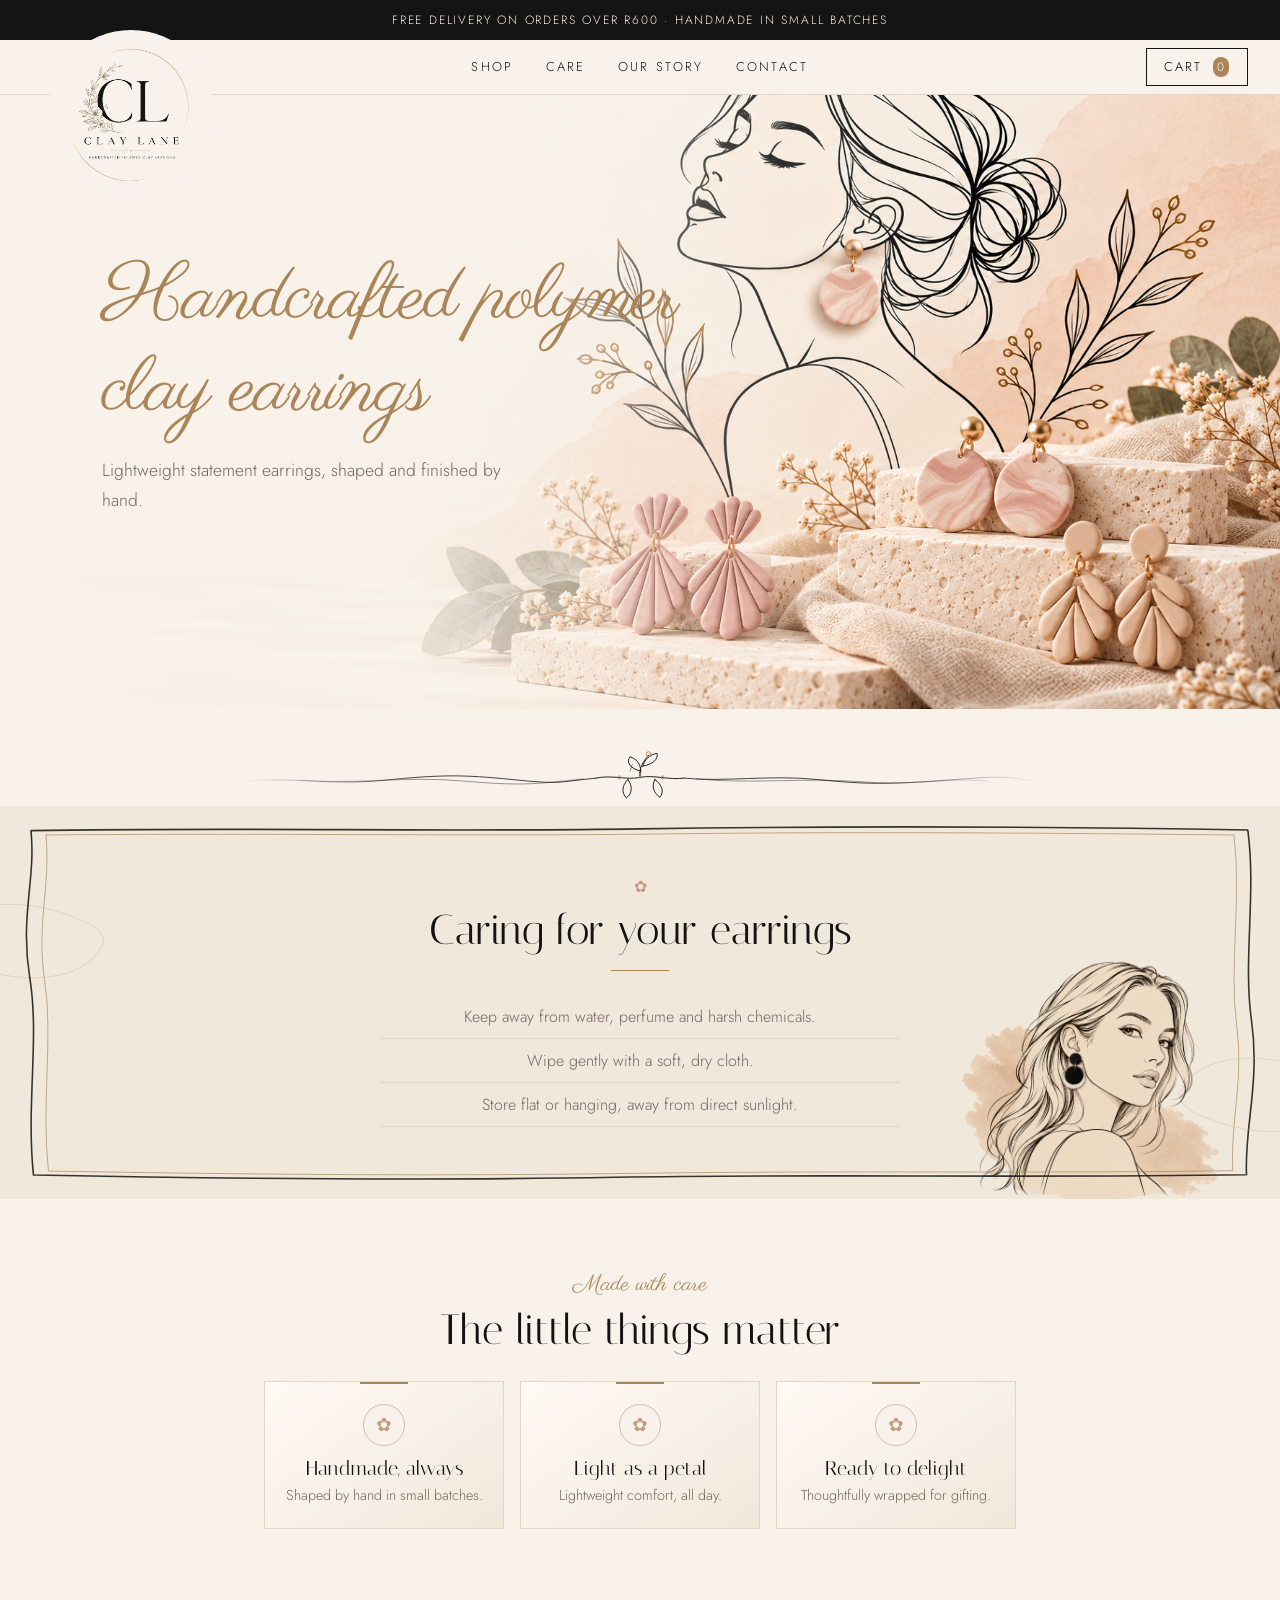
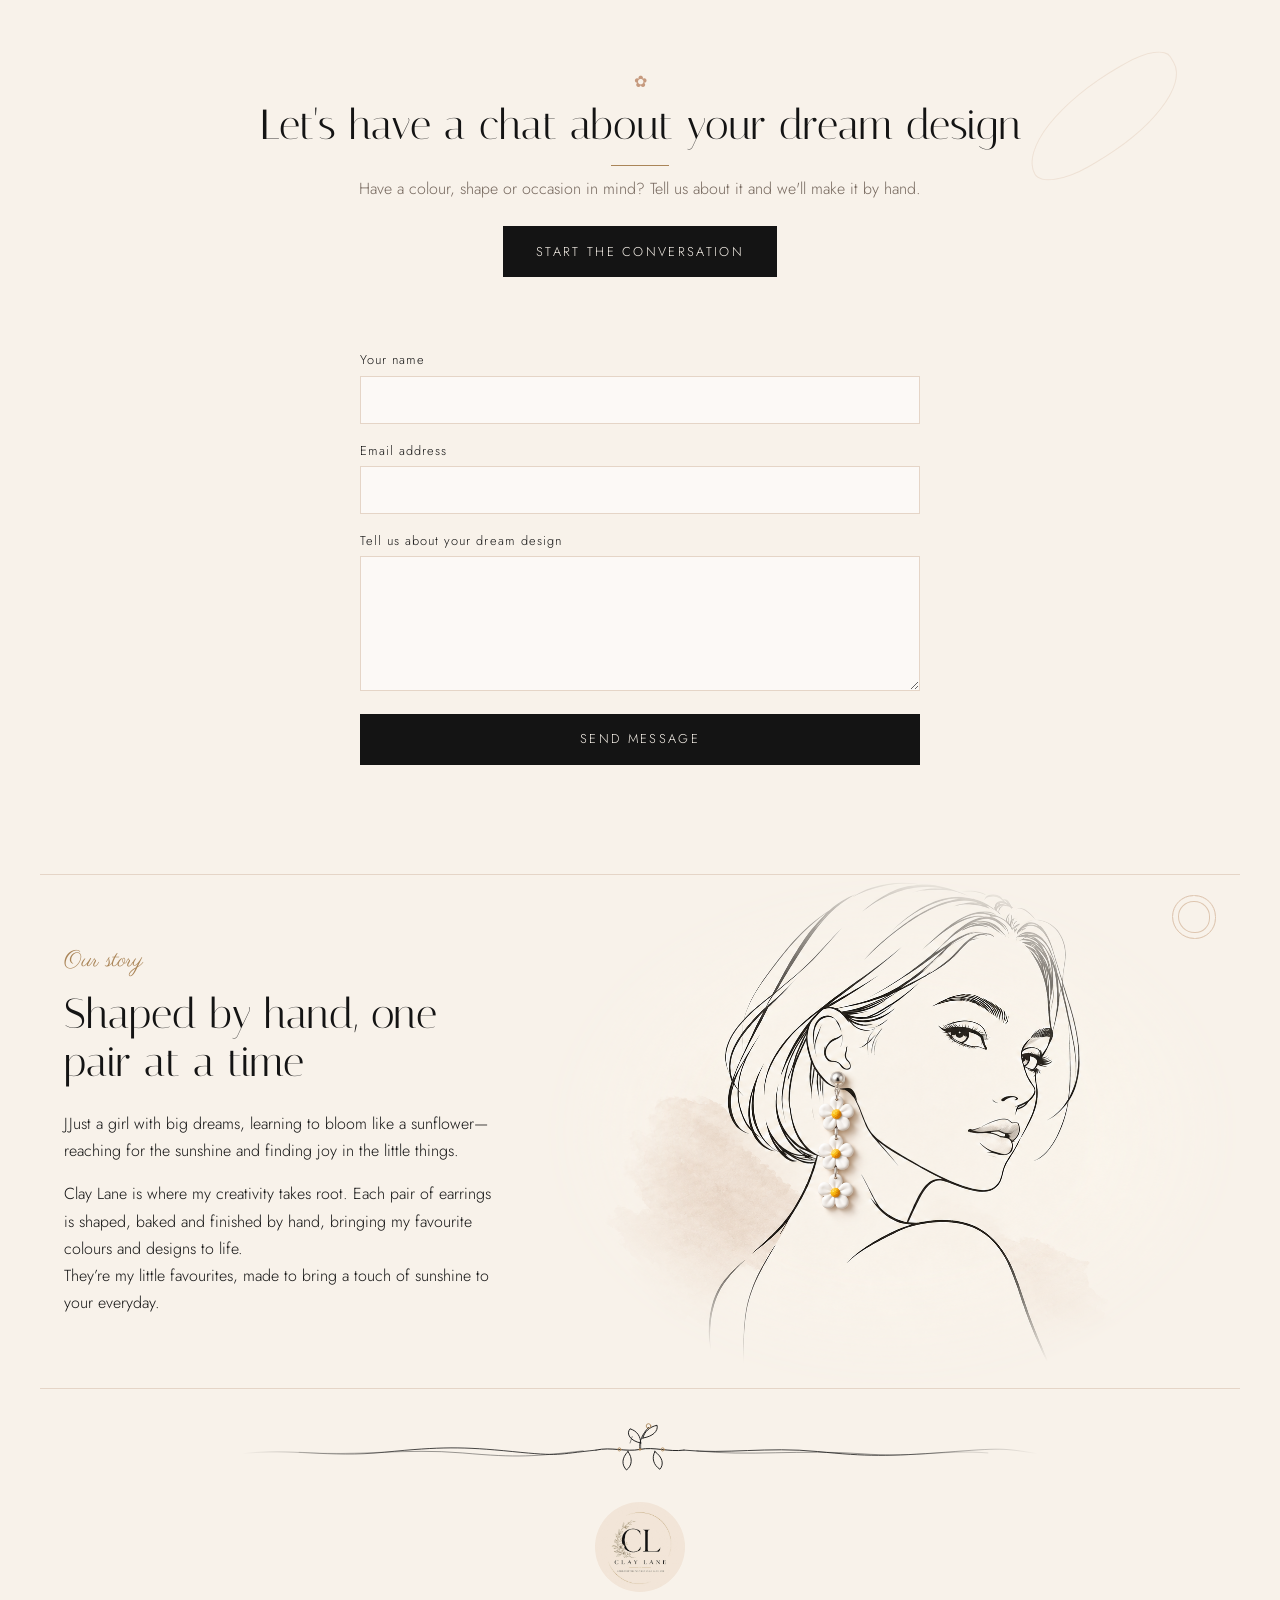
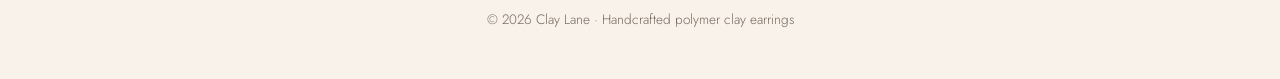
<file: index.html>
<!DOCTYPE html>
<html lang="en">
<head>
  <meta charset="UTF-8">
  <meta name="viewport" content="width=device-width, initial-scale=1">
  <title>Clay Lane — Handcrafted Polymer Clay Earrings</title>
  <meta name="description" content="Handcrafted polymer clay earrings, made with love by Clay Lane.">
  <link rel="preconnect" href="https://fonts.googleapis.com">
  <link rel="preconnect" href="https://fonts.gstatic.com" crossorigin>
  <link href="https://fonts.googleapis.com/css2?family=Italiana&family=Jost:wght@300;400;500&family=Parisienne&display=swap" rel="stylesheet">
  <link rel="stylesheet" href="style.css">
</head>
<body>
  <div class="announce">Free delivery on orders over R600 · Handmade in small batches</div>

  <header class="site-header">
    <button class="icon-btn menu-toggle" aria-label="Menu" aria-expanded="false">☰</button>
    <a href="#top" class="brand"><img src="Clay Lane Logo.jpeg" alt="Clay Lane logo"></a>
    <nav class="nav" aria-label="Main">
      <a href="shop.html">Shop</a>
      <a href="#care">Care</a>
      <a href="#story">Our Story</a>
      <a href="#contact">Contact</a>
    </nav>
    <button class="cart-btn" id="open-cart" aria-label="Open cart">Cart <span id="cart-count">0</span></button>
  </header>

  <main id="top">
    <section class="hero">
      <div class="hero-copy">
        <h1 class="eyebrow">Handcrafted polymer clay earrings</h1>
        <p class="lead">Lightweight statement earrings, shaped and finished by hand.</p>
      </div>
    </section>

    <div class="divider" aria-hidden="true">
      <svg viewBox="0 0 1200 80" fill="none" stroke-linecap="round" stroke-linejoin="round">
        <defs>
          <linearGradient id="divFade" gradientUnits="userSpaceOnUse" x1="40" y1="0" x2="1160" y2="0">
            <stop offset="0" stop-color="#141414" stop-opacity="0"/>
            <stop offset=".22" stop-color="#141414" stop-opacity=".85"/>
            <stop offset=".78" stop-color="#141414" stop-opacity=".85"/>
            <stop offset="1" stop-color="#141414" stop-opacity="0"/>
          </linearGradient>
        </defs>
        <g stroke="url(#divFade)" stroke-width="1.3">
          <path d="M40 46 C110 38 160 52 240 44 S350 36 420 43 S480 47 538 41"/>
          <path d="M120 44 C200 50 270 38 350 45 S450 50 520 42" stroke-width=".7"/>
          <path d="M662 41 C720 47 780 36 850 43 S950 50 1030 44 S1110 38 1160 46"/>
          <path d="M680 42 C750 50 830 40 910 46 S1030 40 1090 45" stroke-width=".7"/>
        </g>
        <g stroke="#141414" stroke-width="1.3">
          <path d="M538 41 C560 36 580 44 600 40 C620 36 640 44 662 41"/>
          <path d="M600 40 C598 28 604 18 612 9"/>
          <path d="M601 31 C586 28 580 18 586 11 C596 14 601 22 601 31Z"/>
          <path d="M604 24 C618 22 626 14 624 6 C614 8 606 15 604 24Z"/>
          <path d="M583 43 C574 52 574 62 581 69 C589 63 590 52 583 43Z"/>
          <path d="M621 43 C632 51 634 61 628 68 C619 62 616 52 621 43Z"/>
          <path d="M586 31 L589 22 M601 31 L601 40" stroke-width=".7"/>
        </g>
        <g stroke="#aa8558" stroke-width="1.2">
          <circle cx="612" cy="7" r="3.2"/>
          <circle cx="571" cy="40" r="2.2"/>
          <circle cx="632" cy="40" r="2.2"/>
          <circle cx="600" cy="40" r="1.2" fill="#aa8558"/>
        </g>
      </svg>
    </div>

    <section id="care" class="section care">
      <svg class="hand-frame" viewBox="0 0 100 100" preserveAspectRatio="none" aria-hidden="true">
        <path d="M1.2 2.4C18 1.4 33 2.8 50 1.9S82 1.2 98.7 2.2C99.4 20 98.3 38 99 55S98.4 85 98.6 97.6C80 98.6 64 97.3 48 98.3S18 98.8 1.4 97.7C.8 78 1.9 60 1.1 43S1.6 16 1.2 2.4Z"/>
        <path class="thin" d="M2.4 3.6C20 3 36 4 52 3.3S84 3.1 97.6 3.6C98.2 22 97.2 40 97.8 56S97.3 82 97.5 96.5C82 97.3 66 96.4 50 97.2S20 97.6 2.6 96.6C2 78 3 60 2.3 44S2.8 18 2.4 3.6Z"/>
      </svg>
      <h2>Caring for your earrings</h2>
      <ul>
        <li>Keep away from water, perfume and harsh chemicals.</li>
        <li>Wipe gently with a soft, dry cloth.</li>
        <li>Store flat or hanging, away from direct sunlight.</li>
      </ul>
    </section>

    <section class="section perks" aria-labelledby="perks-title">
      <div class="perks-heading">
        <p class="eyebrow">Made with care</p>
        <h2 id="perks-title">The little things matter</h2>
      </div>
      <div class="perks-grid">
        <article class="perk-card">
          <span class="petal-mark" aria-hidden="true">✿</span>
          <h3>Handmade, always</h3>
          <p>Shaped by hand in small batches.</p>
        </article>
        <article class="perk-card">
          <span class="petal-mark" aria-hidden="true">✿</span>
          <h3>Light as a petal</h3>
          <p>Lightweight comfort, all day.</p>
        </article>
        <article class="perk-card">
          <span class="petal-mark" aria-hidden="true">✿</span>
          <h3>Ready to delight</h3>
          <p>Thoughtfully wrapped for gifting.</p>
        </article>
      </div>
    </section>

    <section id="contact" class="section contact">
      <h2>Let's have a chat about your dream design</h2>
      <p>Have a colour, shape or occasion in mind? Tell us about it and we'll make it by hand.</p>
      <a class="btn" href="#contact-form">Start the conversation</a>
    </section>

    <section id="contact-form" class="section contact contact-form-section">
      <form id="contact-form-el" class="contact-form">
        <label>Your name<input type="text" name="name" required autocomplete="name"></label>
        <label>Email address<input type="email" name="email" required autocomplete="email"></label>
        <label>Tell us about your dream design<textarea name="message" rows="5" required></textarea></label>
        <button class="btn" type="submit">Send message</button>
        <p class="form-msg" id="contact-msg" role="status"></p>
      </form>
    </section>

    <section id="story" class="section story">
      <div>
        <p class="eyebrow">Our story</p>
        <h2>Shaped by hand, one pair at a time</h2>
      </div>
      <div>
        <p>JJust a girl with big dreams, learning to bloom like a sunflower—reaching for the sunshine and finding joy in the little things.</p>

        <p>Clay Lane is where my creativity takes root. Each pair of earrings is shaped, baked and finished by hand, bringing my favourite colours and designs to life. 
          <br>
          They’re my little favourites, made to bring a touch of sunshine to your everyday.</p>

        
      </div>
    </section>

  </main>

  <footer class="site-footer">
    <div class="divider footer-divider" aria-hidden="true">
      <svg viewBox="0 0 1200 80" fill="none" stroke-linecap="round" stroke-linejoin="round">
        <defs>
          <linearGradient id="divFade2" gradientUnits="userSpaceOnUse" x1="40" y1="0" x2="1160" y2="0">
            <stop offset="0" stop-color="#141414" stop-opacity="0"/>
            <stop offset=".22" stop-color="#141414" stop-opacity=".85"/>
            <stop offset=".78" stop-color="#141414" stop-opacity=".85"/>
            <stop offset="1" stop-color="#141414" stop-opacity="0"/>
          </linearGradient>
        </defs>
        <g stroke="url(#divFade2)" stroke-width="1.3">
          <path d="M40 46 C110 38 160 52 240 44 S350 36 420 43 S480 47 538 41"/>
          <path d="M120 44 C200 50 270 38 350 45 S450 50 520 42" stroke-width=".7"/>
          <path d="M662 41 C720 47 780 36 850 43 S950 50 1030 44 S1110 38 1160 46"/>
          <path d="M680 42 C750 50 830 40 910 46 S1030 40 1090 45" stroke-width=".7"/>
        </g>
        <g stroke="#141414" stroke-width="1.3">
          <path d="M538 41 C560 36 580 44 600 40 C620 36 640 44 662 41"/>
          <path d="M600 40 C598 28 604 18 612 9"/>
          <path d="M601 31 C586 28 580 18 586 11 C596 14 601 22 601 31Z"/>
          <path d="M604 24 C618 22 626 14 624 6 C614 8 606 15 604 24Z"/>
          <path d="M583 43 C574 52 574 62 581 69 C589 63 590 52 583 43Z"/>
          <path d="M621 43 C632 51 634 61 628 68 C619 62 616 52 621 43Z"/>
          <path d="M586 31 L589 22 M601 31 L601 40" stroke-width=".7"/>
        </g>
        <g stroke="#aa8558" stroke-width="1.2">
          <circle cx="612" cy="7" r="3.2"/>
          <circle cx="571" cy="40" r="2.2"/>
          <circle cx="632" cy="40" r="2.2"/>
          <circle cx="600" cy="40" r="1.2" fill="#aa8558"/>
        </g>
      </svg>
    </div>
    <img src="Clay%20Lane%20Logo.jpeg" alt="" class="foot-logo">
    <p>© <span id="year"></span> Clay Lane · Handcrafted polymer clay earrings</p>
  </footer>

  <div class="overlay" id="overlay"></div>
  <aside class="drawer" id="cart-drawer" aria-label="Shopping cart" aria-hidden="true">
    <div class="drawer-head">
      <h2>Your Cart</h2>
      <button class="icon-btn" id="close-cart" aria-label="Close cart">✕</button>
    </div>
    <div class="drawer-body" id="cart-items"></div>
    <div class="drawer-foot">
      <div class="row"><span>Subtotal</span><strong id="cart-subtotal">R0</strong></div>
      <p class="small" id="ship-note"></p>
      <button class="btn full" id="checkout-btn">Checkout</button>
    </div>
  </aside>

  <div class="modal" id="checkout-modal" aria-hidden="true">
    <div class="modal-box">
      <button class="icon-btn modal-close" id="close-checkout" aria-label="Close">✕</button>
      <form id="checkout-form">
        <h2>Checkout</h2>
        <label>Full name<input name="name" required></label>
        <label>Email<input name="email" type="email" required></label>
        <label>Phone<input name="phone" type="tel" required></label>
        <label>Delivery address<textarea name="address" rows="3" required></textarea></label>
        <div class="row total-row"><span>Total (incl. delivery)</span><strong id="checkout-total"></strong></div>
        <button class="btn full" type="submit">Place order</button>
        <p class="small">Orders are confirmed by email with payment details (EFT).</p>
      </form>
      <div class="success" id="order-success" hidden>
        <h2>Thank you!</h2>
        <p id="order-msg"></p>
        <button class="btn" id="done-btn">Continue shopping</button>
      </div>
    </div>
  </div>

  <div class="modal" id="product-modal" aria-hidden="true">
    <div class="modal-box wide" id="product-detail"></div>
  </div>

  <script src="script.js"></script>
</body>
</html>
</file>
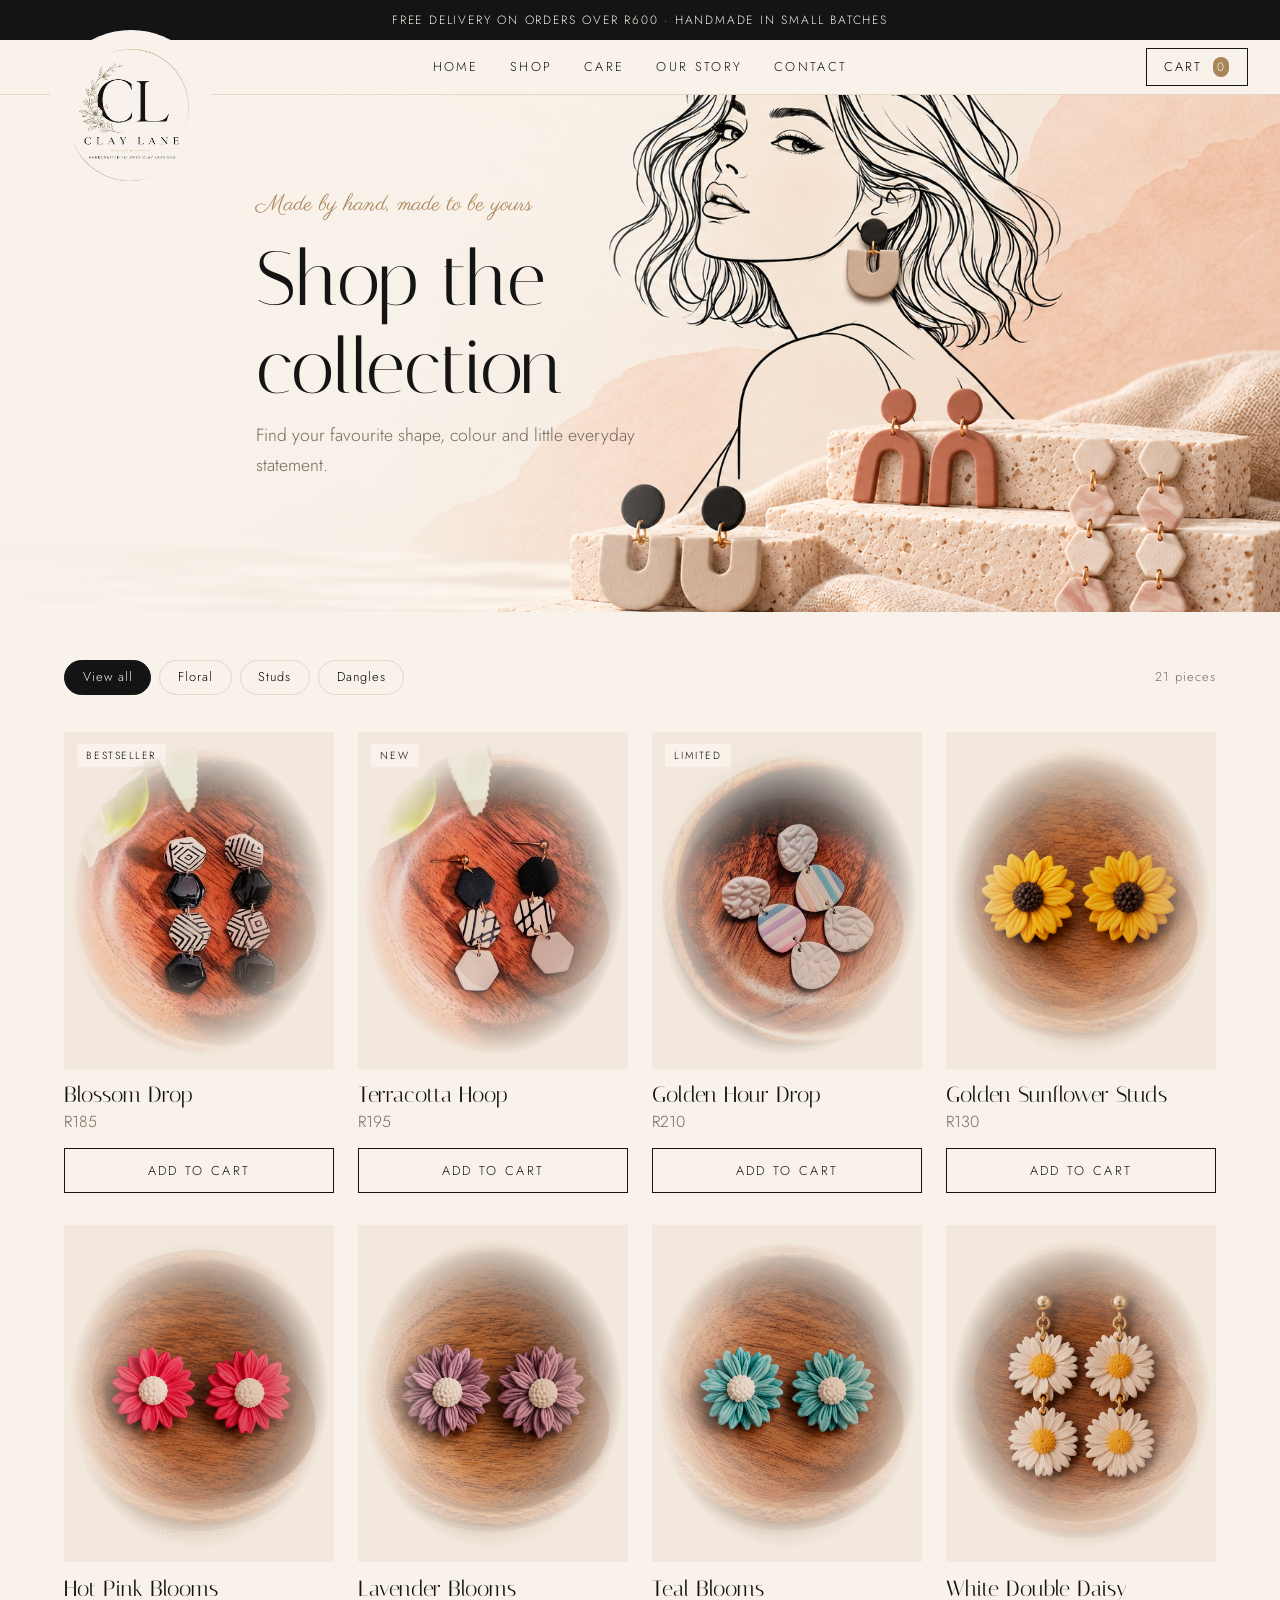
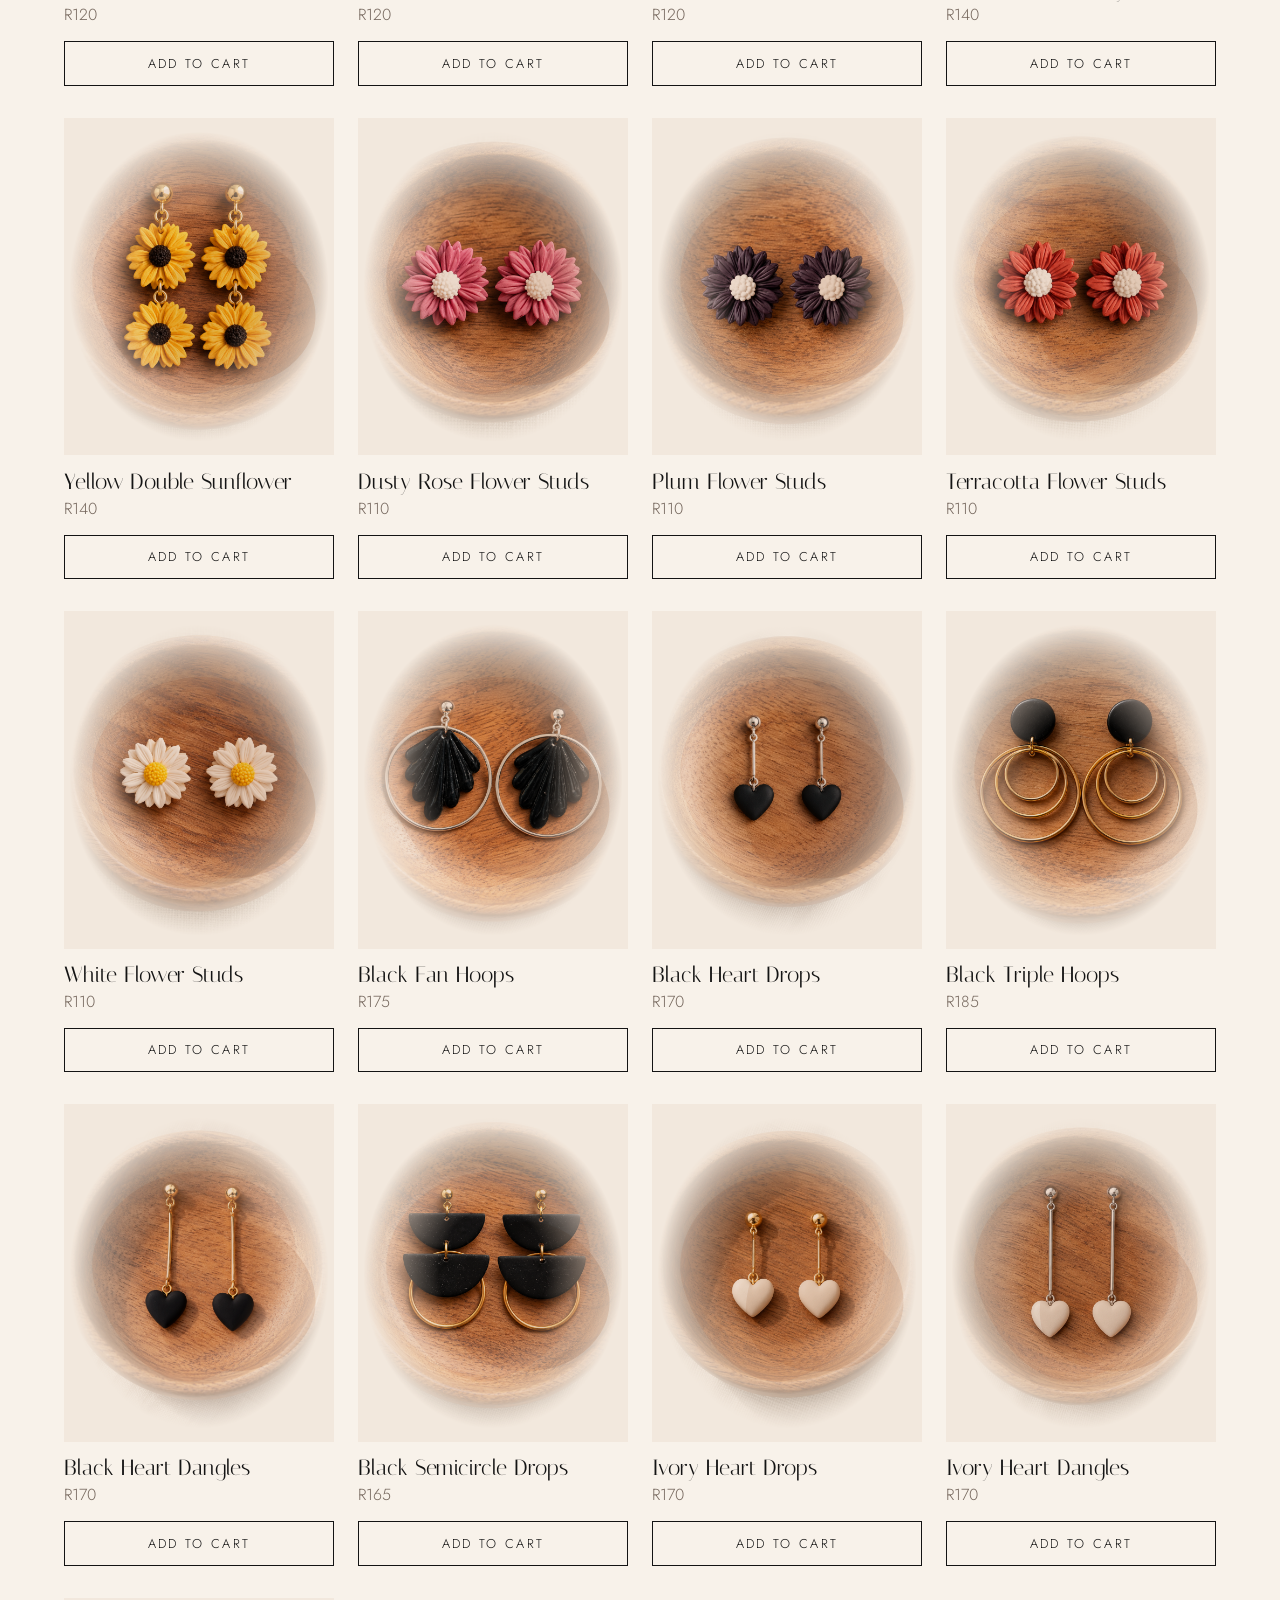
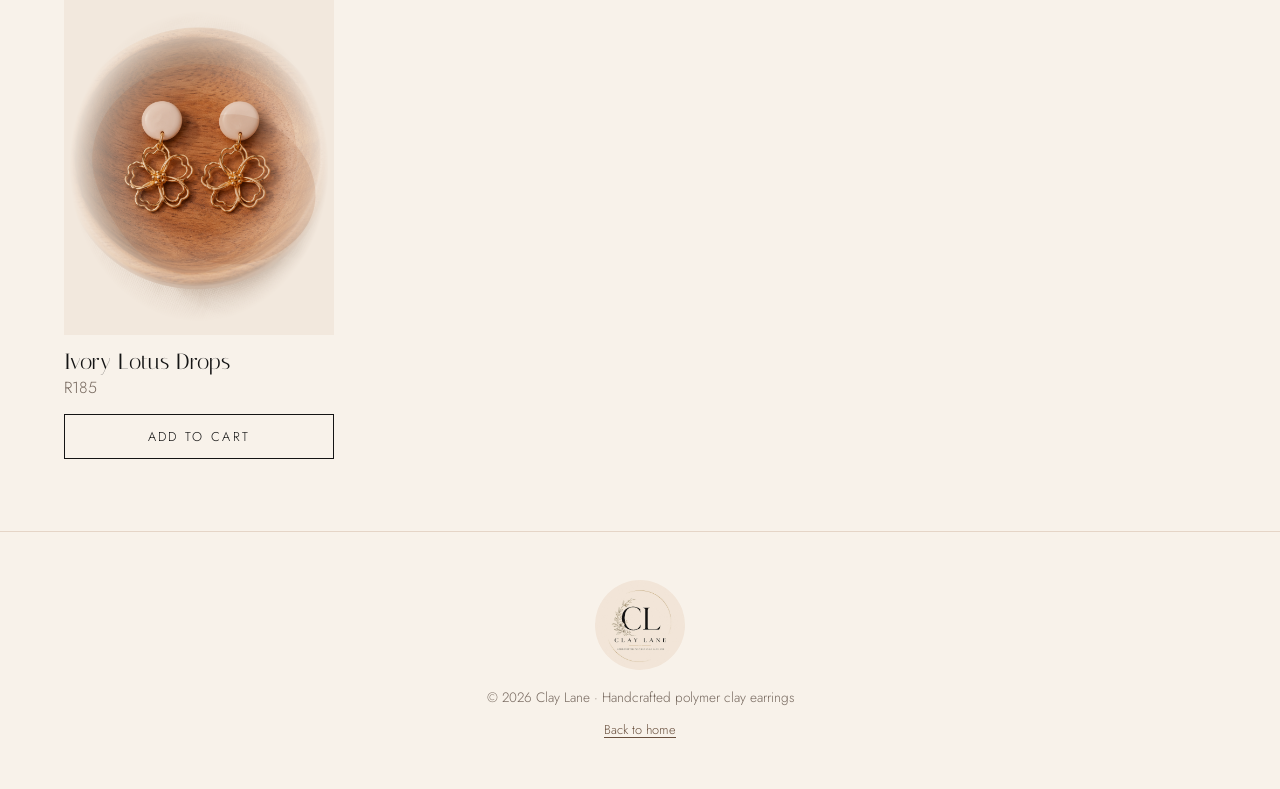
<file: shop.html>
<!DOCTYPE html>
<html lang="en">
<head>
  <meta charset="UTF-8">
  <meta name="viewport" content="width=device-width, initial-scale=1">
  <title>Shop Earrings — Clay Lane</title>
  <meta name="description" content="Shop handcrafted polymer clay earrings from Clay Lane.">
  <link rel="preconnect" href="https://fonts.googleapis.com">
  <link rel="preconnect" href="https://fonts.gstatic.com" crossorigin>
  <link href="https://fonts.googleapis.com/css2?family=Italiana&family=Jost:wght@300;400;500&family=Parisienne&display=swap" rel="stylesheet">
  <link rel="stylesheet" href="style.css">
</head>
<body>
  <div class="announce">Free delivery on orders over R600 · Handmade in small batches</div>

  <header class="site-header">
    <button class="icon-btn menu-toggle" aria-label="Menu" aria-expanded="false">☰</button>
    <a href="index.html" class="brand"><img src="Clay%20Lane%20Logo.jpeg" alt="Clay Lane logo"></a>
    <nav class="nav" aria-label="Main">
      <a href="index.html">Home</a>
      <a href="shop.html" aria-current="page">Shop</a>
      <a href="index.html#care">Care</a>
      <a href="index.html#story">Our Story</a>
      <a href="index.html#contact">Contact</a>
    </nav>
    <button class="cart-btn" id="open-cart" aria-label="Open cart">Cart <span id="cart-count">0</span></button>
  </header>

  <section class="shop-hero">
    <div class="hero-copy">
      <p class="eyebrow">Made by hand, made to be yours</p>
      <h1>Shop the collection</h1>
      <p class="lead">Find your favourite shape, colour and little everyday statement.</p>
    </div>
  </section>

  <main class="shop-page">
    <section class="section shop-section" aria-label="Shop products">
      <div class="shop-toolbar">
        <div class="filters" role="group" aria-label="Filter products">
          <button class="chip active" data-filter="all" aria-pressed="true">View all</button>
          <button class="chip" data-filter="floral" aria-pressed="false">Floral</button>
          <button class="chip" data-filter="studs" aria-pressed="false">Studs</button>
          <button class="chip" data-filter="dangles" aria-pressed="false">Dangles</button>
        </div>
        <p class="product-count" id="product-count" aria-live="polite"></p>
      </div>
      <div class="grid" id="product-grid"></div>
    </section>
  </main>

  <footer class="site-footer">
    <img src="Clay%20Lane%20Logo.jpeg" alt="" class="foot-logo">
    <p>© <span id="year"></span> Clay Lane · Handcrafted polymer clay earrings</p>
    <a class="footer-home" href="index.html">Back to home</a>
  </footer>

  <div class="overlay" id="overlay"></div>
  <aside class="drawer" id="cart-drawer" aria-label="Shopping cart" aria-hidden="true">
    <div class="drawer-head">
      <h2>Your Cart</h2>
      <button class="icon-btn" id="close-cart" aria-label="Close cart">✕</button>
    </div>
    <div class="drawer-body" id="cart-items"></div>
    <div class="drawer-foot">
      <div class="row"><span>Subtotal</span><strong id="cart-subtotal">R0</strong></div>
      <p class="small" id="ship-note"></p>
      <button class="btn full" id="checkout-btn">Checkout</button>
    </div>
  </aside>

  <div class="modal" id="checkout-modal" aria-hidden="true">
    <div class="modal-box">
      <button class="icon-btn modal-close" id="close-checkout" aria-label="Close">✕</button>
      <form id="checkout-form">
        <h2>Checkout</h2>
        <label>Full name<input name="name" required></label>
        <label>Email<input name="email" type="email" required></label>
        <label>Phone<input name="phone" type="tel" required></label>
        <label>Delivery address<textarea name="address" rows="3" required></textarea></label>
        <div class="row total-row"><span>Total (incl. delivery)</span><strong id="checkout-total"></strong></div>
        <button class="btn full" type="submit">Place order</button>
        <p class="small">Orders are confirmed by email with payment details (EFT).</p>
      </form>
      <div class="success" id="order-success" hidden>
        <h2>Thank you!</h2>
        <p id="order-msg"></p>
        <button class="btn" id="done-btn">Continue shopping</button>
      </div>
    </div>
  </div>

  <div class="modal" id="product-modal" aria-hidden="true">
    <div class="modal-box wide" id="product-detail"></div>
  </div>

  <script src="script.js"></script>
</body>
</html>
</file>
<file: style.css>
:root {
  --ivory: #f8f2ea;
  --ivory-2: #f1e8dc;
  --ink: #141414;
  --gold: #aa8558;
  --muted: #75675d;
  --line: #e5d5c7;
  --blush: #efd5c2;
  --clay: #c69a7e;
  --rose: #dcb9a5;
  --serif: "Italiana", Georgia, serif;
  --script: "Parisienne", cursive;
  --sans: "Jost", system-ui, sans-serif;
}
* { box-sizing: border-box; margin: 0; }
html { scroll-behavior: smooth; }
body { background: var(--ivory); color: var(--ink); font-family: var(--sans); font-weight: 300; line-height: 1.7; }
img { max-width: 100%; display: block; }
a { color: inherit; text-decoration: none; }
h1, h2, h3 { font-family: var(--serif); font-weight: 500; line-height: 1.15; }
h2 { font-size: clamp(1.9rem, 4vw, 2.6rem); }
button { font: inherit; cursor: pointer; }
[hidden] { display: none !important; }

.announce { background: var(--ink); color: var(--ivory); text-align: center; font-size: .75rem; letter-spacing: .15em; text-transform: uppercase; padding: .6rem 1rem; }

.site-header { position: sticky; top: 0; z-index: 20; display: grid; grid-template-columns: 1fr auto 1fr; align-items: center; padding: .5rem 2rem; background: rgba(248,242,234,.95); backdrop-filter: blur(8px); border-bottom: 1px solid var(--line); }
.brand { position: absolute; top: -.6rem; left: clamp(.5rem, 4vw, 3rem); z-index: 25; line-height: 0; }
.brand img { height: clamp(140px, 13vw, 220px); width: clamp(140px, 13vw, 220px); object-fit: cover; border-radius: 50%; mix-blend-mode: multiply; display: block; }
.nav { display: flex; gap: 2rem; grid-column: 2; grid-row: 1; justify-self: center; font-size: .8rem; letter-spacing: .18em; text-transform: uppercase; }
.nav a:hover { color: var(--gold); }
.cart-btn { grid-column: 3; grid-row: 1; justify-self: end; background: none; border: 1px solid var(--ink); padding: .45rem 1.1rem; font-size: .8rem; letter-spacing: .15em; text-transform: uppercase; transition: .2s; }
.cart-btn:hover { background: var(--ink); color: var(--ivory); }
.cart-btn span { display: inline-block; min-width: 1.4em; margin-left: .3rem; background: var(--gold); color: #fff; border-radius: 99px; font-size: .75rem; text-align: center; }
.icon-btn { background: none; border: 0; font-size: 1.3rem; padding: .3rem .6rem; }
.menu-toggle { display: none; grid-column: 1; grid-row: 1; justify-self: start; }

.btn { display: inline-block; background: var(--ink); color: var(--ivory); border: 1px solid var(--ink); padding: .85rem 2rem; font-size: .8rem; letter-spacing: .18em; text-transform: uppercase; transition: .2s; }
.btn:hover { background: var(--gold); border-color: var(--gold); }
.btn.ghost { background: transparent; color: var(--ink); }
.btn.ghost:hover { color: #fff; }
.btn.full { width: 100%; text-align: center; }
.btn:disabled { opacity: .4; cursor: not-allowed; }

.eyebrow { font-family: var(--script); font-size: 1.45rem; font-weight: 400; letter-spacing: 0; text-transform: none; line-height: 1.2; color: var(--gold); margin-bottom: 1rem; }
.hero { position: relative; isolation: isolate; min-height: clamp(560px, 48vw, 740px); width: 100%; margin: auto; padding: 5rem clamp(1.5rem, 8vw, 8rem); display: flex; align-items: center; overflow: hidden; background-color: var(--ivory); background-image: linear-gradient(90deg, rgba(248,242,234,.96) 0%, rgba(248,242,234,.88) 32%, rgba(248,242,234,.22) 58%, rgba(248,242,234,0) 76%), url("HomePage%20Hero.png"); background-size: cover; background-position: center 48%; background-repeat: no-repeat; }
.hero-copy { position: relative; z-index: 2; padding: 2rem 0; }
.hero-copy { max-width: 650px; }
.hero h1 { font-size: clamp(3.2rem, 6vw, 5.7rem); margin-bottom: 1.2rem; letter-spacing: -.025em; }
.hero em { color: #9d715a; font-family: var(--script); font-size: .8em; font-weight: 400; letter-spacing: 0; }
.lead { color: var(--muted); font-size: 1.1rem; max-width: 420px; margin: 0 0 2.2rem; }
.flow-back { fill: #c69a7e; opacity: .82; }
.flow-cream { fill: #e8d8c8; }
.flow-blush { fill: #efd5c2; opacity: .92; }
.flow-clay { fill: #d5b39b; opacity: .72; }
.flow-line { fill: none; stroke: #fbf7f1; stroke-width: 3; opacity: .85; }
.flow-line-two { stroke: #a97b5f; stroke-width: 1.5; opacity: .45; }
.flow-line-three { stroke: #fffaf4; stroke-width: 2; opacity: .8; }
.orbit { fill: none; stroke: #ad875d; stroke-width: 1.3; opacity: .72; }
.orbit-inner { stroke: #fbf7f1; stroke-width: 2; }
.orbit-dot { fill: #ad875d; }
.art-caption { position: absolute; right: 5%; bottom: 4%; font-size: .66rem; letter-spacing: .18em; color: #5e493c; text-transform: uppercase; }

.section { max-width: 1200px; margin: auto; padding: 4.5rem 1.5rem; }
.section-head { display: flex; flex-wrap: wrap; justify-content: space-between; align-items: end; gap: 1.2rem; margin-bottom: 2.5rem; }
.featured-section .section-head { margin-bottom: 2rem; }
.featured-section .section-head .eyebrow { margin-bottom: .4rem; }
.featured-cta { text-align: center; margin-top: 2.5rem; }
.filters { display: flex; gap: .5rem; flex-wrap: wrap; }
.chip { background: none; border: 1px solid var(--line); padding: .35rem 1.1rem; border-radius: 99px; font-size: .8rem; letter-spacing: .08em; }
.chip.active, .chip:hover { background: var(--ink); color: var(--ivory); border-color: var(--ink); }

.shop-page { min-height: 70vh; }
.divider { max-width: 900px; margin: 2.5rem auto 0; padding: 0 1.5rem; }
.divider svg { display: block; width: 100%; height: auto; overflow: visible; }
.shop-hero { position: relative; min-height: clamp(420px, 36vw, 560px); width: 100%; padding: 4rem clamp(1.5rem, 8vw, 8rem); display: flex; align-items: center; overflow: hidden; background-color: var(--ivory); background-image: linear-gradient(90deg, rgba(248,242,234,.94) 0%, rgba(248,242,234,.8) 30%, rgba(248,242,234,0) 55%), url("ShopPage%20Hero.png"); background-size: cover; background-position: center 30%; background-repeat: no-repeat; }
.shop-hero .hero-copy { max-width: 560px; padding-left: clamp(0rem, 12vw, 11rem); }
.shop-hero h1 { font-size: clamp(3rem, 6vw, 4.8rem); margin-bottom: .6rem; }
.shop-hero .lead { color: var(--muted); }
.shop-section { padding-top: 3rem; }
.shop-toolbar { display: flex; align-items: center; justify-content: space-between; gap: 1.5rem; margin-bottom: 2.3rem; }
.product-count { color: var(--muted); font-size: .8rem; letter-spacing: .08em; white-space: nowrap; }
.footer-home { display: inline-block; margin-top: .6rem; color: #69503e; font-size: .8rem; text-decoration: underline; text-underline-offset: .2rem; }

.grid { display: grid; grid-template-columns: repeat(auto-fill, minmax(250px, 1fr)); gap: 2rem 1.5rem; }
.card { display: flex; flex-direction: column; }
.thumb { aspect-ratio: 4/5; background: #f2e8dd; display: grid; place-items: center; cursor: pointer; position: relative; overflow: hidden; border: 0; width: 100%; padding: 0; transition: background .3s; }
.thumb::before, .thumb::after { content: ""; position: absolute; width: 76%; aspect-ratio: 1; border-radius: 48% 52% 63% 37% / 42% 43% 57% 58%; background: #e7cbb7; opacity: .48; transform: rotate(-18deg); transition: transform .45s; }
.thumb::after { width: 57%; background: #d3ab90; opacity: .36; transform: translate(24%, 18%) rotate(32deg); }
.thumb:hover { background: #eee0d2; }
.thumb:hover::before { transform: rotate(-8deg) scale(1.05); }
.thumb:hover::after { transform: translate(18%, 12%) rotate(20deg) scale(1.08); }
.thumb svg { position: relative; z-index: 1; width: 62%; transition: transform .4s; filter: drop-shadow(0 12px 12px #5b39221c); }
.product-photo { display: block; }
.thumb .product-photo { position: relative; z-index: 1; width: 100%; height: 100%; object-fit: cover; mix-blend-mode: multiply; -webkit-mask-image: radial-gradient(ellipse 50% 48% at 50% 50%, #000 40%, transparent 96%); mask-image: radial-gradient(ellipse 50% 48% at 50% 50%, #000 40%, transparent 96%); transition: transform .4s; }
.thumb:hover .product-photo { transform: scale(1.05); }
.line-item .mini .product-photo, .detail-art .product-photo { width: 100%; height: 100%; object-fit: cover; mix-blend-mode: multiply; -webkit-mask-image: radial-gradient(ellipse 50% 48% at 50% 50%, #000 40%, transparent 96%); mask-image: radial-gradient(ellipse 50% 48% at 50% 50%, #000 40%, transparent 96%); }
.detail-art .product-photo { max-height: 420px; }
.featured-section .grid { grid-template-columns: repeat(auto-fit, minmax(240px, 320px)); justify-content: center; }
.thumb:hover svg { transform: scale(1.06) rotate(-2deg); }
.badge { position: absolute; top: .8rem; left: .8rem; background: var(--ivory); font-size: .65rem; letter-spacing: .15em; text-transform: uppercase; padding: .15rem .6rem; }
.card h3 { font-size: 1.35rem; margin-top: .9rem; }
.card .price { color: var(--muted); margin-bottom: .8rem; }
.card .btn { margin-top: auto; padding: .65rem 1rem; text-align: center; }

.story { display: grid; grid-template-columns: 1fr 1fr; gap: 3rem; border-top: 1px solid var(--line); border-bottom: 1px solid var(--line); }
.story p + p { margin-top: 1rem; }
.atelier { position: relative; isolation: isolate; overflow: hidden; max-width: 1200px; margin: 1rem auto 2rem; padding: 2rem clamp(1.5rem, 6vw, 5rem); min-height: 350px; display: grid; grid-template-columns: .8fr 1.2fr; align-items: center; background: #f1e8dc; }
.atelier::before, .atelier::after { content: ""; position: absolute; z-index: -1; border-radius: 50%; pointer-events: none; }
.atelier::before { width: 370px; height: 280px; right: 9%; top: -165px; background: #efd5c2; transform: rotate(-17deg); }
.atelier::after { width: 360px; height: 190px; right: -7%; bottom: -130px; background: #d9b9a3; transform: rotate(-14deg); }
.atelier-copy { position: relative; z-index: 2; max-width: 360px; padding: 2rem 0; }
.atelier-copy h2 { font-size: clamp(2.6rem, 4.1vw, 3.55rem); margin-bottom: 1rem; }
.atelier-copy > p:not(.eyebrow) { max-width: 320px; color: var(--muted); margin-bottom: 1.5rem; }
.text-link { display: inline-flex; gap: .8rem; align-items: center; padding-bottom: .25rem; border-bottom: 1px solid var(--gold); color: #69503e; font-size: .8rem; letter-spacing: .08em; }
.text-link span { transition: transform .2s; }
.text-link:hover span { transform: translate(3px, -3px); }
.botanical-art { position: relative; align-self: stretch; display: grid; align-items: center; min-width: 0; }
.botanical-art svg { width: 100%; max-height: 390px; overflow: visible; }
.atelier-photo { display: block; width: 100%; max-width: 480px; max-height: 400px; margin-left: auto; object-fit: cover; mix-blend-mode: multiply; -webkit-mask-image: radial-gradient(closest-side, #000 50%, transparent 100%); mask-image: radial-gradient(closest-side, #000 50%, transparent 100%); }
.botanical-stem, .stem-fine, .branch-detail { fill: none; stroke: #29241f; stroke-width: 1.5; stroke-linecap: round; stroke-linejoin: round; }
.stem-fine { stroke-width: 1.15; }
.branch-detail { stroke: #79634e; stroke-width: 1; }
.leaf-vein { fill: none; stroke: #79634e; stroke-width: .8; stroke-linecap: round; opacity: .8; }
.botanical-leaf { fill: #f8f2ea; stroke: #29241f; stroke-width: 1.3; stroke-linejoin: round; }
.leaf-light { fill: #ead7c5; }
.botanical-flower ellipse { fill: #fbf7f1; stroke: #29241f; stroke-width: 1.4; }
.flower-small ellipse { fill: #e8c4b0; }
.flower-center { fill: #bd956a; stroke: #29241f; stroke-width: 1.2; }
.earring-hook, .earring-wire { fill: none; stroke: #aa8558; stroke-width: 3; stroke-linecap: round; }
.earring-wire { stroke-width: 1.8; }
.earring-petal { fill: #c69a7e; stroke: #705744; stroke-width: 1.2; }
.earring-stud { fill: #dfbd78; stroke: #705744; stroke-width: 1; }
.second { opacity: .8; }
.clay-curve { fill: #c69a7e; opacity: .7; }
.clay-curve-light { fill: none; stroke: #f8f2ea; stroke-width: 2; opacity: .9; }
.seed { fill: #bd956a; stroke: #705744; stroke-width: 1; }
.atelier .art-caption { right: 3%; bottom: 1%; }
.story { position: relative; }
.story { grid-template-columns: minmax(0, 1fr); gap: 1.5rem; align-content: center; min-height: 460px; isolation: isolate; }
.story > div { max-width: 440px; }
.story::before { content: ""; position: absolute; z-index: -1; top: 0; bottom: 0; right: 0; width: 58%; background: url("OurStory%20black%20circle-halfcircle-drop.png") center / cover no-repeat; mix-blend-mode: multiply; -webkit-mask-image: radial-gradient(closest-side, #000 55%, transparent 100%); mask-image: radial-gradient(closest-side, #000 55%, transparent 100%); pointer-events: none; }
.story::after { content: ""; position: absolute; top: 1.3rem; right: 1.5rem; width: 42px; height: 42px; border: 1px solid #d7bba2; border-radius: 50% 50% 48% 52%; box-shadow: inset 0 0 0 5px var(--ivory), inset 0 0 0 6px #d7bba2; opacity: .8; }
.perks { max-width: 800px; }
.perks-heading { max-width: 600px; margin: 0 auto 1.75rem; text-align: center; }
.perks-heading .eyebrow { margin-bottom: .4rem; }
.perks-grid { display: grid; grid-template-columns: repeat(3, minmax(0, 1fr)); gap: 1rem; }
.perk-card { position: relative; overflow: hidden; padding: 1.35rem 1rem; text-align: center; background: linear-gradient(145deg, #fffaf4, var(--ivory-2)); border: 1px solid var(--line); }
.perk-card::before { content: ""; position: absolute; top: 0; left: 50%; width: 3rem; height: 2px; background: var(--gold); transform: translateX(-50%); }
.petal-mark { display: grid; place-items: center; width: 2.6rem; height: 2.6rem; margin: 0 auto .7rem; border: 1px solid #d7bba2; border-radius: 50%; background: var(--ivory); color: var(--clay); font-size: 1.15rem; line-height: 1; }
.perk-card h3 { margin-bottom: .3rem; font-size: 1.25rem; }
.perk-card p { max-width: 18rem; margin: 0 auto; color: var(--muted); font-size: .9rem; line-height: 1.5; }
.care { text-align: center; background-color: var(--ivory-2); background-image: url("Caring%20black%20circle-doublecircle-drop.png"); background-position: right bottom; background-repeat: no-repeat; background-size: clamp(220px, 28vw, 380px) auto; background-blend-mode: multiply; max-width: none; }
.care h2::after, .contact h2::after { content: ""; display: block; width: 58px; height: 1px; margin: 1rem auto 0; background: var(--gold); }
.care h2::before, .contact h2::before { content: "✿"; display: block; color: var(--clay); font-size: 1rem; margin-bottom: .6rem; }
.care { position: relative; overflow: hidden; }
.care::before, .care::after { content: ""; position: absolute; width: 150px; height: 88px; border: 1px solid #cda98c; border-radius: 85% 15% 85% 15%; opacity: .35; pointer-events: none; }
.care::before { top: 23%; left: -55px; transform: rotate(25deg); }
.care::after { right: -58px; bottom: 15%; transform: rotate(205deg); }
.care ul { list-style: none; padding: 0; margin: 1.5rem auto 0; max-width: 520px; color: var(--muted); }
.care > :not(.hand-frame) { position: relative; z-index: 1; }
.hand-frame { position: absolute; inset: 1rem; width: calc(100% - 2rem); height: calc(100% - 2rem); fill: none; stroke: var(--ink); stroke-width: 1.6; stroke-linecap: round; stroke-linejoin: round; pointer-events: none; opacity: .85; }
.hand-frame .thin { stroke: var(--gold); stroke-width: 1; opacity: .8; }
.hand-frame path { vector-effect: non-scaling-stroke; }
@media (max-width: 800px) { .care { background-size: clamp(190px, 52vw, 260px) auto; } }
.care li { padding: .5rem 0; border-bottom: 1px solid var(--line); }
.contact { text-align: center; }
.contact { position: relative; }
.contact::after { content: ""; position: absolute; z-index: -1; width: 175px; height: 70px; border: 1px solid #d3b49c; border-radius: 75% 25% 70% 30%; right: 4%; top: 23%; transform: rotate(-30deg); opacity: .28; }
.contact > p { color: var(--muted); margin: .6rem 0 1.5rem; }
.inline-form { display: flex; gap: .6rem; justify-content: center; flex-wrap: wrap; }
.contact-form-section { padding-top: 0; scroll-margin-top: 6rem; }
.contact-form-section::after, .contact-form-section::before { display: none; }
.contact-form { max-width: 560px; margin: 0 auto; text-align: left; }
.contact-form label { display: block; font-size: .8rem; letter-spacing: .08em; margin-bottom: 1rem; }
.contact-form input, .contact-form textarea { margin-top: .3rem; }
.contact-form .btn { width: 100%; cursor: pointer; }
input, textarea { font: inherit; padding: .75rem 1rem; border: 1px solid var(--line); background: #fff9; color: var(--ink); width: 100%; }
input:focus, textarea:focus { outline: 1px solid var(--gold); border-color: var(--gold); }
.inline-form input { width: auto; flex: 1; min-width: 220px; max-width: 340px; }
.form-msg { color: var(--gold); min-height: 1.5em; margin-top: .8rem; }

.site-footer { text-align: center; padding: 3rem 1rem; border-top: 1px solid var(--line); color: var(--muted); font-size: .85rem; }
.site-footer:has(.footer-divider) { padding-top: 0; border-top: 0; }
.site-footer .footer-divider { margin: 2rem auto 1.5rem; }
.foot-logo { width: 90px; height: 90px; border-radius: 50%; object-fit: cover; margin: 0 auto 1rem; mix-blend-mode: multiply; }

.overlay { position: fixed; inset: 0; background: rgba(20,20,20,.4); opacity: 0; pointer-events: none; transition: .3s; z-index: 30; }
.overlay.show { opacity: 1; pointer-events: auto; }
.drawer { position: fixed; top: 0; right: 0; height: 100%; width: min(420px, 100%); background: var(--ivory); z-index: 40; display: flex; flex-direction: column; transform: translateX(100%); transition: transform .35s; }
.drawer.open { transform: none; }
.drawer-head, .drawer-foot { padding: 1.2rem 1.5rem; }
.drawer-head { display: flex; justify-content: space-between; align-items: center; border-bottom: 1px solid var(--line); }
.drawer-body { flex: 1; overflow-y: auto; padding: 1rem 1.5rem; }
.drawer-foot { border-top: 1px solid var(--line); }
.row { display: flex; justify-content: space-between; align-items: center; }
.small { font-size: .8rem; color: var(--muted); margin: .4rem 0 1rem; }
.empty { text-align: center; color: var(--muted); padding: 3rem 0; }
.line-item { display: grid; grid-template-columns: 70px 1fr auto; gap: 1rem; align-items: center; padding: .9rem 0; border-bottom: 1px solid var(--line); }
.line-item .mini { background: var(--ivory-2); aspect-ratio: 1; display: grid; place-items: center; }
.line-item .mini svg { width: 70%; }
.line-item h4 { font-family: var(--serif); font-size: 1.15rem; font-weight: 500; }
.qty { display: inline-flex; align-items: center; border: 1px solid var(--line); margin-top: .3rem; }
.qty button { background: none; border: 0; width: 28px; height: 28px; }
.qty span { min-width: 24px; text-align: center; font-size: .9rem; }
.remove { background: none; border: 0; color: var(--muted); font-size: .75rem; text-decoration: underline; display: block; margin-left: auto; }

.modal { position: fixed; inset: 0; z-index: 50; display: none; place-items: center; background: rgba(20,20,20,.5); padding: 1rem; overflow-y: auto; }
.modal.show { display: grid; }
.modal-box { background: var(--ivory); padding: 2.2rem; width: min(480px, 100%); position: relative; }
.modal-box.wide { width: min(860px, 100%); display: grid; grid-template-columns: 1fr 1fr; gap: 2rem; }
.modal-close { position: absolute; top: .6rem; right: .6rem; z-index: 1; }
.modal-box h2 { margin-bottom: 1.2rem; }
.modal-box label { display: block; font-size: .8rem; letter-spacing: .08em; margin-bottom: .9rem; }
.modal-box label input, .modal-box label textarea { margin-top: .3rem; }
.total-row { margin: 1rem 0; font-size: 1.1rem; }
.success { text-align: center; }
.success p { margin-bottom: 1.5rem; color: var(--muted); }
.detail-info .price { font-size: 1.3rem; margin: .5rem 0 1rem; }
.detail-info p { color: var(--muted); margin-bottom: 1.2rem; }
.detail-art { background: var(--ivory-2); display: grid; place-items: center; padding: 2rem; }

@media (max-width: 800px) {
  .site-header { padding: .4rem 1rem; }
  .menu-toggle { display: block; color: #000; }
  .cart-btn, .cart-btn:hover { color: #000; }
  .brand { position: static; grid-column: 2; grid-row: 1; justify-self: center; }
  .brand img { height: 56px; width: 56px; }
  .nav { display: none; position: absolute; grid-column: 1 / -1; justify-self: stretch; top: 100%; left: 0; right: 0; background: var(--ivory); flex-direction: column; gap: 0; border-bottom: 1px solid var(--line); }
  .nav.open { display: flex; }
  .nav a { padding: 1rem 1.5rem; border-top: 1px solid var(--line); }
  .story, .perks-grid, .modal-box.wide { grid-template-columns: 1fr; }
  .story { min-height: 0; padding-top: 3rem; padding-bottom: 20rem; }
  .story > div { max-width: none; }
  .story::before { top: auto; left: 0; right: 0; width: auto; height: 20rem; }
  .shop-hero { min-height: 440px; padding: 3rem 1.5rem; justify-content: center; text-align: center; background-image: linear-gradient(180deg, rgba(248,242,234,.93) 0%, rgba(248,242,234,.8) 45%, rgba(248,242,234,.1) 85%), url("ShopPage%20Hero.png"); background-position: center, 70% center; }
  .shop-hero .hero-copy { padding-left: 0; margin: 0 auto; }
  .shop-toolbar { align-items: flex-start; flex-direction: column; gap: .8rem; }
  .shop-toolbar .filters { gap: .4rem; }
  .shop-toolbar .chip { padding: .35rem .8rem; }
  .atelier { grid-template-columns: 1fr; padding: 2rem 1.5rem .8rem; text-align: center; }
  .atelier-copy { margin: auto; padding: 1.2rem 0 0; }
  .atelier-copy > p:not(.eyebrow) { margin-left: auto; margin-right: auto; }
  .botanical-art { width: min(100%, 500px); margin: auto; }
  .atelier .art-caption { right: 4%; bottom: 1%; }
  .story::after { top: 1.2rem; right: 1rem; width: 32px; height: 32px; }
  .hero { min-height: 440px; padding: 3rem 1.5rem; justify-content: center; text-align: center; background-image: linear-gradient(180deg, rgba(248,242,234,.93) 0%, rgba(248,242,234,.82) 42%, rgba(248,242,234,.12) 78%, rgba(248,242,234,.04) 100%), url("HomePage%20Hero.png"); background-position: center, 70% center; }
  .hero-copy { padding: 1rem 0 0; }
  .hero h1 { font-size: clamp(3rem, 11vw, 4.6rem); }
  .lead { margin: 0 auto 2rem; }
}

@media (max-width: 480px) {
  .grid { grid-template-columns: repeat(2, minmax(0, 1fr)); gap: 1.4rem .8rem; }
  .featured-section .grid { grid-template-columns: minmax(0, 340px); }
  .card h3 { font-size: 1.15rem; }
  .card .btn { font-size: .66rem; letter-spacing: .1em; padding: .65rem .4rem; }
  .badge { font-size: .55rem; }
  .featured-section .grid { grid-template-columns: 1fr; }
  .product-count { align-self: flex-end; }
  .atelier { margin-left: 1rem; margin-right: 1rem; padding-left: 1rem; padding-right: 1rem; }
  .atelier-copy h2 { font-size: 2.5rem; }
  .atelier .art-caption { font-size: .48rem; }
}
</file>
